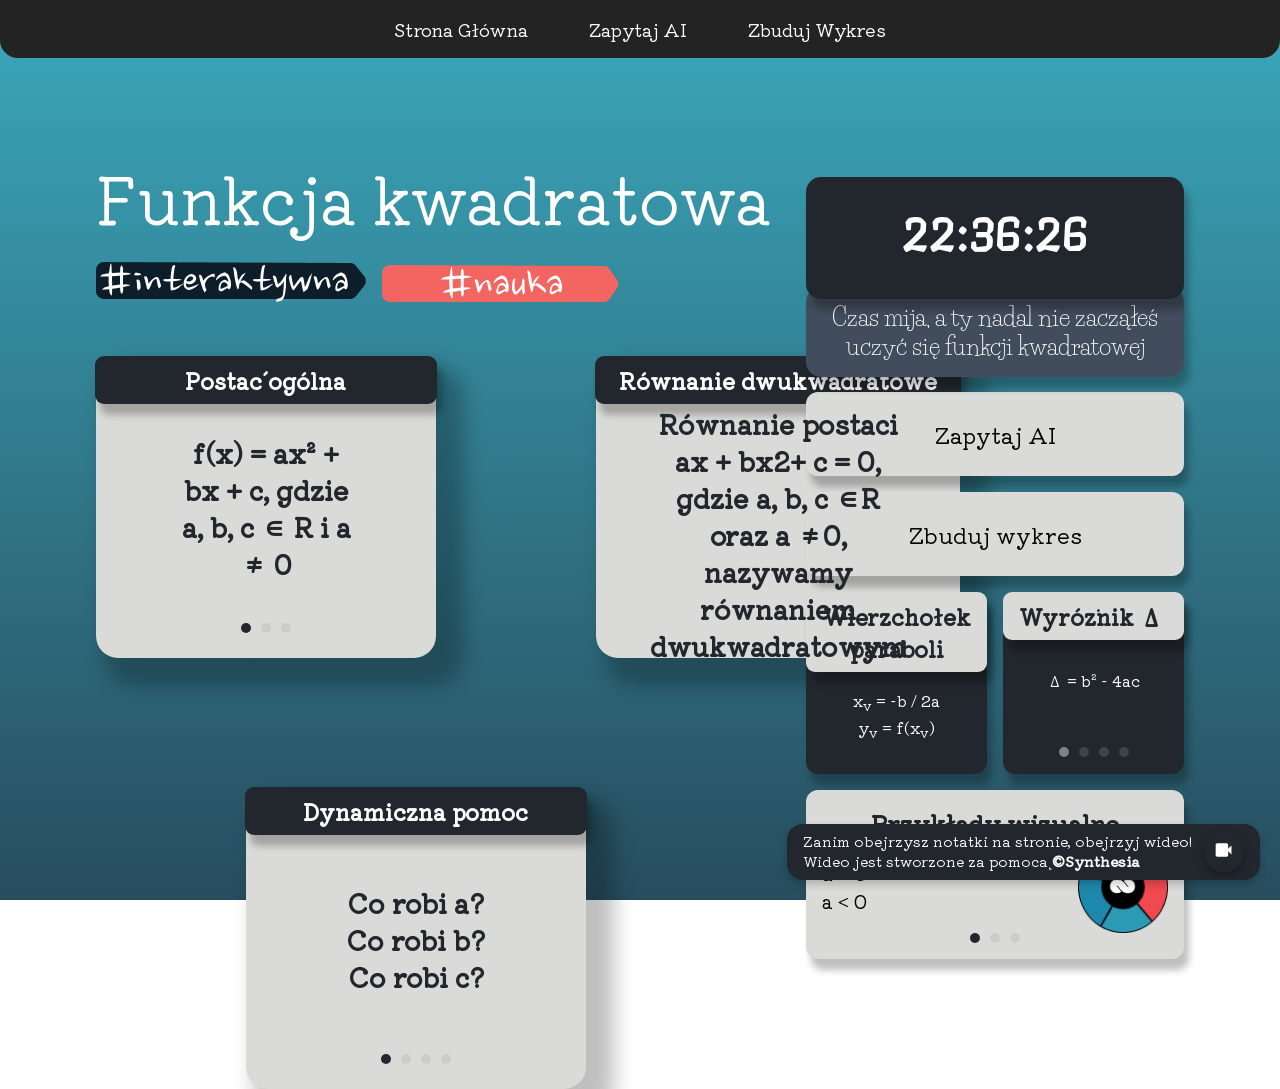
<file: Project_JS_HTML/index.html>
<!DOCTYPE html>
<html lang="en">
<head>
    <meta charset="UTF-8">
    <meta name="viewport" content="width=device-width, initial-scale=1.0">
    <title>Project 1</title>
    <link rel="stylesheet" href="style.css">
    <script src="script.js"></script>
</head>
<body>
    <header class="header">
        <nav class="navbar">
            <div class="navbar_container">
                <ul class="navbar_links">
                    <li><a href="index.html">Strona Główna</a></li>
                    <li><a href="ai.html">Zapytaj AI</a></li>
                    <li><a href="graph.html">Zbuduj Wykres</a></li>
                </ul>
            </div>
        </nav>
    </header>
    <div class="main-title">Funkcja kwadratowa</div>
    <div class="tags">
        <img src="images/interaktywna.png" alt="#interaktywna">
        <img src="images/nauka.png" alt="#nauka">
    </div>

    <div class="container">
        
        <div class="box box-1">
            
            <h2 class="carousel-title active">Postać ogólna</h2>
            <h2 class="carousel-title">Postać kanoniczna</h2>
            <h2 class="carousel-title">Postać iloczynowa</h2>
            <div class="carousel-content">
                <p class="carousel-text active">f(x) = ax² + bx + c, gdzie a, b, c ∈ R i a ≠ 0</p>
                <p class="carousel-text">f(x)=a(x−p)²+q, gdzie a, p, q ∈ R i a ≠ 0</p>
                <p class="carousel-text">f(x)=a(x−x1)(x−x2), gdzie: a ≠ 0</p>
            </div>
            <div class="carousel">
                <span class="dot active" data-index="0"></span>
                <span class="dot" data-index="1"></span>
                <span class="dot" data-index="2"></span>
            </div>
        </div>

       
        <div class="box box-2">
            <h2>Równanie dwukwadratowe</h2>
            <p>Równanie postaci ax + bx2+ c = 0, gdzie a, b, c ∈R oraz a ≠0, nazywamy <b>równaniem dwukwadratowym</b></p>
            <div class="dots"></div>
        </div>

       
        <div class="box box-3">
            <h2 class="carousel-title active">Dynamiczna pomoc</h2>
            <h2 class="carousel-title">Co robi współczynnik a?</h2>
            <h2 class="carousel-title">Co robi współczynnik b?</h2>
            <h2 class="carousel-title">Co robi współczynnik c?</h2>
             <p class="carousel-text active">Co robi a?<br>Co robi b?<br>Co robi c?</p>
             <p class="carousel-text ">Współczynnik a decyduje o kształcie paraboli</p>
             <p class="carousel-text ">Współczynnik b określa położenie wierzchołka wzdłuż osi x</p>
             <p class="carousel-text ">Współczynnik c decyduje położenie paraboli wzdłuż osi y</p>
            <div class="carousel">
                <span class="dot active" data-index="0"></span>
                <span class="dot" data-index="1"></span>
                <span class="dot" data-index="2"></span>
                <span class="dot" data-index="3"></span>
            </div>
        </div>
    </div>

    <div class="containerRight">
        <div class="timer">
            <p class="timerClock">00:00</p>
        </div>
        <div class="timerUnderPanel">
            <p>Czas mija, a ty nadal nie zacząłeś uczyć się funkcji kwadratowej</p>
        </div>

       
        <div class="mini-panels">
           
                <button class="askAI" onclick="window.location.href='ai.html';">Zapytaj AI</button>
                <button class="buildGraph" onclick="window.location.href='graph.html';">Zbuduj wykres</button>
            
            
            <div class="center-panels">
                <div class="mini-panel vertex-panel">
                    <h2>Wierzchołek paraboli</h2>
                    <p>x<sub>v</sub> = -b / 2a<br>y<sub>v</sub> = f(x<sub>v</sub>)</p>
                </div>
                <div class="mini-panel delta-panel">
                    <h2>Wyróżnik Δ </h2>
                    <div class="carousel-content">
                        <p class="carousel-text active">Δ = b² - 4ac</p>
                        <p class="carousel-text">Δ > 0, dwa rozwiązania</p>
                        <p class="carousel-text">Δ = 0, jedno rozwiązanie</p>
                        <p class="carousel-text">Δ < 0, zero rozwiązań</p>
                    </div>
                  
                    <div class="carousel">
                        <span class="dot active" data-index="0"></span>
                        <span class="dot" data-index="1"></span>
                        <span class="dot" data-index="2"></span>
                        <span class="dot" data-index="3"></span>
                    </div>
                </div>
            </div>
        
            <div class="mini-panel visual-example-panel">
                <h2 class="carousel-title active">Przykłady wizualne</h2>
                <h2 class="carousel-title "> a > 0</h2>
                <h2 class="carousel-title "> a < 0</h2>
                <div class="content-wrapper">
                        <p class="carousel-text active">
                            a > 0<br>
                            a < 0
                        </p>
                        <p class="carousel-text" id="second">a > 0, to oznacza, że parabola jest otwarta w górę</p>
                        <p class="carousel-text" id="third">a < 0, to oznacza, że parabola jest otwarta w dół</p>
                        <img src="images/vector2.png" alt="Vector2" class="carousel-visual-example-image right active">
                        <img src="images/a_0.png" alt="Vector1" class="carousel-visual-example-image center">
                        <img src="images/a_01.png" alt="Vector3" class="carousel-visual-example-image center">
                </div>
                <div class="carousel">
                    <span class="dot active" data-index="0"></span>
                    <span class="dot" data-index="1"></span>
                    <span class="dot" data-index="2"></span>
                </div>
            </div>
        </div>
    
    </div>

    <div id="videoModal" class="modal">
        <div class="modal-content">
          <span class="close-button">&times;</span>
          <div style="position: relative; overflow: hidden; aspect-ratio: 1920/1080;">
            <iframe 
              src="https://share.synthesia.io/embeds/videos/bbd1e717-212d-42e6-9613-55087578c9a1" 
              loading="lazy" 
              title="Synthesia video player - Funkcja kwadratowa" 
              allowfullscreen 
              allow="encrypted-media; fullscreen;" 
              style="position: absolute; width: 100%; height: 100%; top: 0; left: 0; border: none; padding: 0; margin: 0; overflow:hidden;">
            </iframe>
          </div>
        </div>
      </div>
      

    <div class="video-hint">
        <div class="hint-text">
            Zanim obejrzysz notatki na stronie, obejrzyj wideo! <br />
            Wideo jest stworzone za pomocą <strong>&copySynthesia</strong>
        </div>
        <div class="video-icon">
          <button id="openVideo">
            <svg xmlns="http://www.w3.org/2000/svg" viewBox="0 0 24 24" fill="white" width="24px" height="24px">
              <path d="M17 10.5V6c0-1.1-.9-2-2-2H4c-1.1 0-2 .9-2 2v12c0 1.1.9 2 2 2h11c1.1 0 2-.9 2-2v-4.5l4 4v-11l-4 4z"/>
            </svg>
          </button>
        </div>
      </div>
      
</body>
</html>
</file>
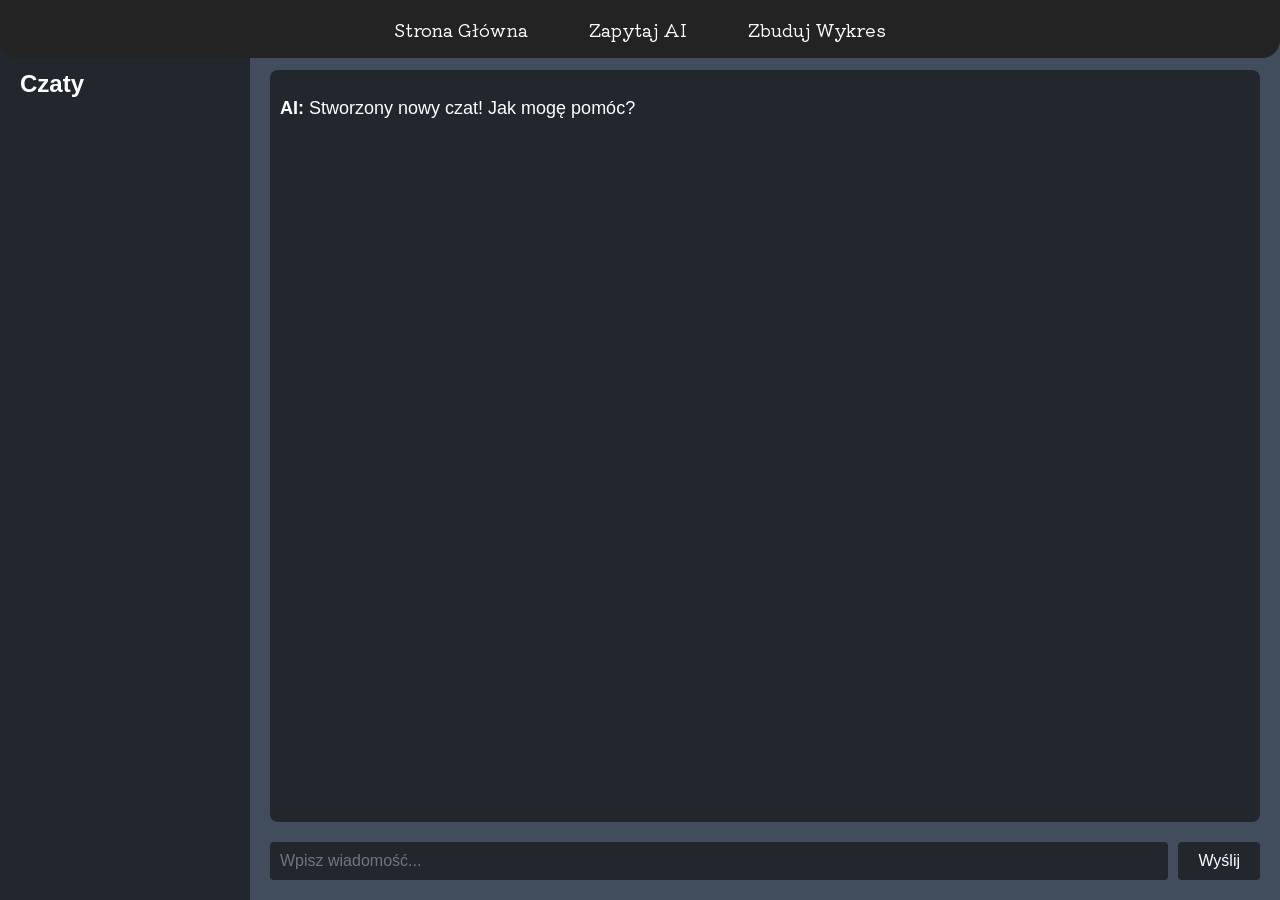
<file: Project_JS_HTML/ai.html>
<!DOCTYPE html>
<html lang="pl">
<head>
    <meta charset="UTF-8">
    <meta name="viewport" content="width=device-width, initial-scale=1.0">
    <title>AI Chat Bot</title>
    <link rel="stylesheet" href="style.css">
    <style>
        :root {
            --sidebar-close-btn: #ff6b6b;
            --sidebar-close-btn-hover: #ff4b4b;
            --chat-bg: #495057;
            --chat-bg-hover: #6c757d;
        }
        body {
            font-family: Arial, sans-serif;
            margin: 0;
            display: flex;
            height: 100vh;
            background-color: var(--main-bg-color);
        }
        .sidebar {
            width: 250px;
            background-color: var(--header-color);
            color:  var(--text-color);
            display: flex;
            flex-direction: column;
            padding: 20px;
            
        }
        .sidebar h2 {
            margin-top: 50px;
        }
       
        .sidebar .chat-list {
            flex: 1;
            overflow-y: auto;
            margin-top: 20px;
        }
        .sidebar .chat-item {
            display: flex;
            justify-content: space-between;
            align-items: center;
            padding: 10px;
            border-radius: 4px;
            background-color: var(--chat-bg);
            margin-bottom: 10px;
            cursor: pointer;
        }
        .sidebar .chat-item:hover {
            background-color: var(--chat-bg-hover);
        }
        .sidebar .chat-item button {
            background: none;
            border: none;
            color: var(--sidebar-close-btn);
            font-size: 18px;
            cursor: pointer;
        }
        .sidebar .chat-item button:hover {
            color: var(--sidebar-close-btn-hover);
        }
        .main-container {
            flex: 1;
            display: flex;
            flex-direction: column;
            justify-content: space-between;
            padding: 20px;
            background-color: var(--timer-under-panel);
        }
        .chat-container {
            flex: 1;
            overflow-y: auto;
            padding: 10px;
            border-radius: 8px;
            margin-bottom: 20px;
            background-color: var(--header-color);
            margin-top: 50px;
        }
        .chat-message {
            margin-bottom: 15px;
            color: var(--text-color);
        }
        .chat-message p {
            margin: 0 0 10px;
        }
        .input-container {
            display: flex;
            gap: 10px;
            
        }
        .input-container input {
            flex: 1;
            padding: 10px;
            border-radius: 4px;
            font-size: 16px;
            border: none;
            background-color: var(--header-color);
            color: var(--text-color);
        }

        input[type="text"]::selection{
            border: none;
        }
        .input-container button {
            background-color: var(--header-color);
            color:  var(--text-color);
            border: none;
            border-radius: 4px;
            padding: 10px 20px;
            cursor: pointer;
            font-size: 16px;
        }
        .chat-container p, p{
            color: var(--text-color);
            font-size: 1.125rem;
        }
        
    </style>
</head>
<body>
    <header class="header">
        <nav class="navbar">
            <div class="navbar_container">
                <ul class="navbar_links">
                    <li><a href="index.html">Strona Główna</a></li>
                    <li><a href="ai.html">Zapytaj AI</a></li>
                    <li><a href="graph.html">Zbuduj Wykres</a></li>
                </ul>
            </div>
        </nav>
    </header>

    <div class="sidebar">
        <h2>Czaty</h2>
        <div class="chat-list" id="chatList"></div>
    </div>
    <div class="main-container">
        <div id="chat" class="chat-container"><p><strong>AI:</strong> Stworzony nowy czat! Jak mogę pomóc?</p></div>
        <div class="input-container">
            <input type="text" id="userInput" placeholder="Wpisz wiadomość..." />
            <button onclick="sendMessage()">Wyślij</button>
        </div>
    </div>
    
    <script>
        const API_URL = "https://api-inference.huggingface.co/models/google/gemma-2-2b-it";
        const API_KEY = "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"; 
    
        let chatIndex = 0;
        const chatData = [];
    
        
        window.onload = function() {
            loadChats();
        };
    
        function updateChatList() {
            const chatList = document.getElementById('chatList');
            chatList.innerHTML = chatData.map(chat => `
                <div class="chat-item">
                    <span onclick="loadChat(${chat.id})">Czat ${chat.id}</span>
                    <button onclick="deleteChat(${chat.id})">&times;</button>
                </div>
            `).join('');
        }

       
    
       
    
        function saveChat() {
            localStorage.setItem('chats', JSON.stringify(chatData));
            
        }
    
        function loadChats() {
            const savedChats = JSON.parse(localStorage.getItem('chats') || '[]');
            chatData.splice(0, chatData.length, ...savedChats); 
            updateChatList();
            if (chatData.length > 0) {
                loadChat(chatData[0].id); 
            }
            
        }
    
        function loadChat(id) {
            const chat = chatData.find(chat => chat.id === id);
            if (chat) {
                document.getElementById('chat').innerHTML = chat.messages || '<p><strong>AI:</strong> Stworzony nowy czat! Jak mogę pomóc?</p>';
                chatIndex = id; 
            }
        }

        function deleteChat(id) {
            const chatIndex = chatData.findIndex(chat => chat.id === id);
                if (chatIndex !== -1) {
                    chatData.splice(chatIndex, 1);
                    updateChatList();
                    alert(`Czat ${id} został usunięty!`);
                    localStorage.clear();
                    document.getElementById('chat').innerHTML = chat.messages || '<p><strong>AI:</strong> Stworzony nowy czat! Jak mogę pomóc?</p>';
                }
        }
    
        async function sendMessage() {
            const userInput = document.getElementById('userInput').value.trim();
            const chatContainer = document.getElementById('chat');
    
            if (userInput === '') {
                alert('Wpisz wiadomość!');
                return;
            }
    
            
            const userMessage = document.createElement('div');
            userMessage.className = 'chat-message';
            userMessage.innerHTML = `<p><strong>Ty:</strong> ${userInput}</p>`;
            chatContainer.appendChild(userMessage);
    
            
            const aiLoadingMessage = document.createElement('div');
            aiLoadingMessage.className = 'chat-message';
            aiLoadingMessage.innerHTML = `<p><strong>AI:</strong> Myślę...</p>`;
            chatContainer.appendChild(aiLoadingMessage);
            chatContainer.scrollTop = chatContainer.scrollHeight;
    
            try {
                const response = await fetch(API_URL, {
                    method: "POST",
                    headers: {
                        Authorization: `Bearer ${API_KEY}`,
                        "Content-Type": "application/json"
                    },
                    body: JSON.stringify({
                        inputs: `Proszę odpowiedzieć na pytanie w języku polskim: ${userInput}`
                    })
                });
    
                if (!response.ok) {
                    throw new Error(`Błąd HTTP: ${response.status}`);
                }
    
                const result = await response.json();
                const aiResponse = Array.isArray(result) && result[0]?.generated_text 
                    ? result[0].generated_text.split('\n').map(line => `<p>${line}</p>`).join('') 
                    : "Przepraszam, nie mogłem przetworzyć twojego zapytania.";
    
                aiLoadingMessage.innerHTML = `<strong>AI:</strong>${aiResponse}`;
            } catch (error) {
                aiLoadingMessage.innerHTML = `<p><strong>AI:</strong> Błąd: ${error.message}</p>`;
            }
    
            document.getElementById('userInput').value = '';
            chatContainer.scrollTop = chatContainer.scrollHeight;
    
            
            const currentChat = chatData.find(chat => chat.id === chatIndex);
            if (currentChat) {
                currentChat.messages = chatContainer.innerHTML;
            } else {
                chatData.push({ id: chatIndex, messages: chatContainer.innerHTML });
            }
            saveChat();
        }
    </script>
</body>
</html>
</file>
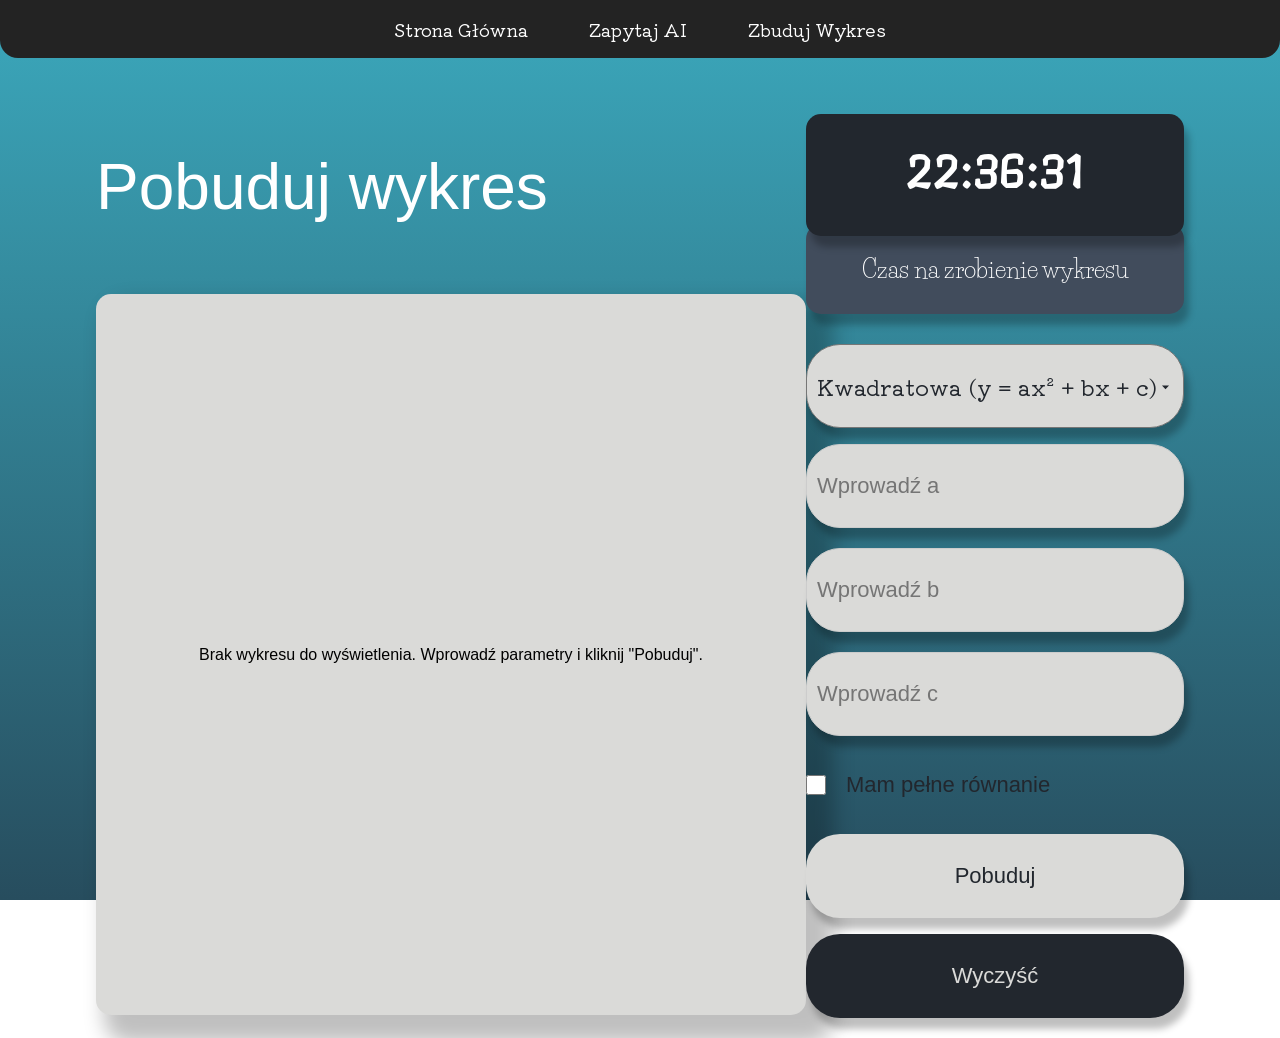
<file: Project_JS_HTML/graph.html>
<!DOCTYPE html>
<html lang="en">
<head>
    <meta charset="UTF-8">
    <meta name="viewport" content="width=device-width, initial-scale=1.0">
    <title>Graph of Quadratic and Linear Equations</title>
    <script src="https://cdn.plot.ly/plotly-latest.min.js"></script>
    <link rel="stylesheet" href="style.css">
    <script src="timer.js"></script>
    <style>

        body {
            display: flex;
            flex-direction: column;
            margin: 0;
            font-family: Arial, sans-serif;
        }

        .content {
            display: flex;
            justify-content: space-between;
            margin: 20px 96px;
        }

        #graph-container {
            width: 989px;
            height: 721px;
            border-radius: 15px;
            display: flex;
            align-items: center;
            justify-content: center;
            background-color: var(--box-bg-color);
            box-shadow: 18px 18px 19.7px 10px var(--shadow-color);
        }
        .hidden {
            display: none;
        }

        .form-container {
            display: flex;
            flex-direction: column;
            align-items: flex-start;
            gap: 16px;
            width: 378px;
            margin-left: auto;
            margin-top: 50px;
        }

        select, input[type="text"], button{
            width: 378px;
            height: 84px;
            font-size: 22px;
            border-radius: 34px;
            padding: 10px;
            box-sizing: border-box;

        }

        select {
            background-color: var(--box-bg-color);
            font-family: 'Kiwi Maru';
            color: var(--header-color);
            outline: none;
            transition: border-color 0.3s ease;
            appearance: none;
            background-image: url('data:image/svg+xml;utf8,<svg xmlns="http://www.w3.org/2000/svg" width="20" height="20" fill="%2322272E" viewBox="0 0 20 20"><path d="M5.25 8.75L10 13.5l4.75-4.75"/></svg>');
            background-repeat: no-repeat;
            background-position: right 10px center;
            background-size: 15px;
            box-shadow: 5px 11px 7.5px 0 var(--shadow-color);
        }

        select:focus {
            border-color: var(--header-color);
            color: var(--header-color);
            box-shadow: 5px 11px 7.5px 0 var(--shadow-color);
            
        }

         .buildBtn{
            background-color: var(--box-bg-color);
            color: var(--header-color);
            border: none;
            cursor: pointer;
            transition: transform 0.3s ease;
            box-shadow: 5px 11px 7.5px 0 var(--shadow-color);
        }

         .clearBtn{
            background-color: var(--header-color);
            color: var(--box-bg-color);
            border: none;
            cursor: pointer;
            transition: transform 0.3s ease;
            box-shadow: 5px 11px 7.5px 0 var(--shadow-color);
        }

        button:hover {
            transform: scale(1.1);
        }

        input[type="text"] {
            border: 1px solid #ccc;
            background-color: var(--box-bg-color);
            color: var(--header-color);
            margin-bottom: 20px;
            box-shadow: 5px 11px 7.5px 0 var(--shadow-color);
        }

        input[type="checkbox"] {
            margin: 0; 
            width: 20px; 
            height: 20px;
            cursor: pointer;
            order: -1;
            margin-right: 20px;
        }

        label {
            display: flex;
            align-items: center;
            justify-content: flex-end;
            font-size: 22px; 
            color: var(--header-color); 
        }


        .form-section {
            margin-bottom: 20px;
        }

        .containerRight {
            margin-bottom: 30px;
        }
       
    </style>
</head>
<body>
    <header class="header">
        <nav class="navbar">
            <div class="navbar_container">
                <ul class="navbar_links">
                    <li><a href="index.html">Strona Główna</a></li>
                    <li><a href="ai.html">Zapytaj AI</a></li>
                    <li><a href="graph.html">Zbuduj Wykres</a></li>
                </ul>
            </div>
        </nav>
    </header>

  
        <div class="main-title">Pobuduj wykres</div>
        <div class="containerRight">
            <div class="timer">
                <p class="timerClock">00:00</p>
            </div>
            <div class="timerUnderPanel">
                <p>Czas na zrobienie wykresu</p>
            </div>
                </div>
            


    <div class="content">
        <div id="graph-container">
            <p>Brak wykresu do wyświetlenia. Wprowadź parametry i kliknij "Pobuduj".</p>
        </div>
        <div class="form-container">
            <select id="equationType">
                <option value="quadratic">Kwadratowa (y = ax² + bx + c)</option>
                <option value="linear">Liniowa (y = mx + b)</option>
            </select>

            <div id="quadraticInputs">
                <input type="text" id="a" placeholder="Wprowadź a">
                <input type="text" id="b" placeholder="Wprowadź b">
                <input type="text" id="c" placeholder="Wprowadź c">
            </div>

           

            <div id="linearInputs" class="form-section hidden">
                <input type="text" id="m" placeholder="Wprowadź m">
                <input type="text" id="bLinear" placeholder="Wprowadź b">
            </div>

           

            <div id="fullEquationInput" class="form-section hidden">
                <input type="text" id="fullEquation" placeholder="np. y = 1x² - 2x + 1 lub np. y = 2x + 3">
            </div>

            <div class="form-section">
                <label>
                    <input type="checkbox" id="fullEquationCheckbox"> Mam pełne równanie 
                </label>
            </div>

            <button onclick="plotGraph()" class="buildBtn">Pobuduj</button>
            <button onclick="clearInputs()" class="clearBtn">Wyczyść</button>
        </div>
       
        
    </div>

    <script>
        const equationTypeSelect = document.getElementById('equationType');
        const fullEquationCheckbox = document.getElementById('fullEquationCheckbox');
        const quadraticInputs = document.getElementById('quadraticInputs');
        const linearInputs = document.getElementById('linearInputs');
        const fullEquationInput = document.getElementById('fullEquationInput');

        fullEquationCheckbox.addEventListener('change', () => {
            if (fullEquationCheckbox.checked) {
                quadraticInputs.classList.add('hidden');
                linearInputs.classList.add('hidden');
                fullEquationInput.classList.remove('hidden');
            } else {
                updateFormVisibility();
            }
        });

        equationTypeSelect.addEventListener('change', updateFormVisibility);

        function updateFormVisibility() {
            if (fullEquationCheckbox.checked) return;

            const selectedType = equationTypeSelect.value;

            if (selectedType === 'quadratic') {
                quadraticInputs.classList.remove('hidden');
                linearInputs.classList.add('hidden');
            } else {
                quadraticInputs.classList.add('hidden');
                linearInputs.classList.remove('hidden');
            }

            fullEquationInput.classList.add('hidden');
        }

        function clearInputs() {
            document.querySelectorAll('input[type="text"]').forEach(input => input.value = '');
            fullEquationCheckbox.checked = false;
            updateFormVisibility();
        }

        function plotGraph() {
            const graphContainer = document.getElementById('graph-container');
            graphContainer.innerHTML = ''; 

            const xValues = [];
            const yValues = [];
            let trace;

            if (fullEquationCheckbox.checked) {
                const fullEquation = document.getElementById('fullEquation').value;

                if (equationTypeSelect.value === 'quadratic') {
                    const coefficients = parseQuadraticEquation(fullEquation);
                    if (!coefficients) return;
                    const [a, b, c] = coefficients;

                    for (let x = -10; x <= 10; x += 0.1) {
                        xValues.push(x);
                        yValues.push(a * x * x + b * x + c);
                    }

                    trace = {
                        x: xValues,
                        y: yValues,
                        mode: 'lines',
                        type: 'scatter',
                        name: `y = ${a}x² + ${b}x + ${c}`,
                        line: { color: 'blue' }
                    };
                } else {
                    const coefficients = parseLinearEquation(fullEquation);
                    if (!coefficients) return;
                    const [m, b] = coefficients;

                    for (let x = -10; x <= 10; x += 0.1) {
                        xValues.push(x);
                        yValues.push(m * x + b);
                    }

                    trace = {
                        x: xValues,
                        y: yValues,
                        mode: 'lines',
                        type: 'scatter',
                        name: `y = ${m}x + ${b}`,
                        line: { color: 'red' }
                    };
                }
            } else {
                if (equationTypeSelect.value === 'quadratic') {
                    const a = parseFloat(document.getElementById('a').value) || 0;
                    const b = parseFloat(document.getElementById('b').value) || 0;
                    const c = parseFloat(document.getElementById('c').value) || 0;

                    for (let x = -10; x <= 10; x += 0.1) {
                        xValues.push(x);
                        yValues.push(a * x * x + b * x + c);
                    }

                    trace = {
                        x: xValues,
                        y: yValues,
                        mode: 'lines',
                        type: 'scatter',
                        name: `y = ${a}x² + ${b}x + ${c}`,
                        line: { color: 'blue' }
                    };
                } else {
                    const m = parseFloat(document.getElementById('m').value) || 0;
                    const b = parseFloat(document.getElementById('bLinear').value) || 0;

                    for (let x = -10; x <= 10; x += 0.1) {
                        xValues.push(x);
                        yValues.push(m * x + b);
                    }

                    trace = {
                        x: xValues,
                        y: yValues,
                        mode: 'lines',
                        type: 'scatter',
                        name: `y = ${m}x + ${b}`,
                        line: { color: 'red' }
                    };
                }
            }

            const layout = {
                title: 'Graph',
                xaxis: { title: 'x' },
                yaxis: { title: 'y' },
                showlegend: true
            };

            Plotly.newPlot(graphContainer, [trace], layout);
        }

        function parseQuadraticEquation(equation) {
            equation = equation.replace(/\s+/g, '');
            const regex = /(-?\d*\.?\d*)x\^2([+-]\d*\.?\d*)x([+-]\d*\.?\d*)/;
            const match = equation.match(regex);

            if (match) {
                const a = parseFloat(match[1]) || 1;
                const b = parseFloat(match[2]) || 0;
                const c = parseFloat(match[3]) || 0;
                return [a, b, c];
            } else {
                alert('Nieprawidłowy format równania kwadratowego. Proszę użyć „y = ax² + bx + c”.');
                return null;
            }
        }

        function parseLinearEquation(equation) {
            equation = equation.replace(/\s+/g, '');
            const regex = /(-?\d*\.?\d*)x([+-]\d*\.?\d*)/;
            const match = equation.match(regex);

            if (match) {
                const m = parseFloat(match[1]) || 1;
                const b = parseFloat(match[2]) || 0;
                return [m, b];
            } else { 
                alert('Nieprawidłowy format równania liniowego. Proszę użyć „y = mx + b”.');
                return null;
            }
        }
    </script>
</body>
</html>
</file>
<file: Project_JS_HTML/style.css>
@import url('https://fonts.googleapis.com/css2?family=Italiana&family=Kiwi+Maru&display=swap');
@import url('https://fonts.googleapis.com/css2?family=Langar&display=swap');
@import url('https://fonts.googleapis.com/css2?family=Life+Savers:wght@400;700;800&display=swap');

:root {
    --main-bg-color: linear-gradient(180deg, rgba(59, 168, 188, 1) 0%, rgba(39, 77, 94, 1) 100%);
    --navbar-bg-color: #232323;
    --box-bg-color: #DADAD8;
    --text-color: #FFFFFF;
    --header-color: #22272E;
    --shadow-color: rgba(0, 0, 0, 0.25);
    --close-btn: #333;
    --close-hover-btn: rgb(255, 0, 0);
    --timer-under-panel: #414C5C;
    --carousel-light: #dedede29;
    --carousel-light-active: #ffffff6c;
}

body {
    font-family: 'Kiwi Maru', sans-serif;
    padding: 0;
    margin: 0;
    background: var(--main-bg-color);
    background-attachment: fixed; 
    background-repeat: no-repeat; 
    background-size: cover; 
}

* {
    box-sizing: border-box;
}

.navbar {
    background-color: var(--navbar-bg-color);
    position: absolute; 
    top: 0;
    width: 100%;
    z-index: 1000; 
    text-align: center;
    padding: 1rem 0;
    border-bottom-left-radius: 18px;
    border-bottom-right-radius: 18px;
}

.navbar_container {
    display: flex;
    align-items: center;
    justify-content: space-between; 
    padding: 0 2rem; 
}

.navbar_links {
    margin: 0 auto;
    padding: 0;
    text-align: center; 
}

.navbar_links ul {
    list-style-type: none;
    padding: 0;
    display: flex;
    text-align: center;
}

.navbar_links li {
    margin-right: 57px; 
    font-size: 1.125rem; /* 18px */
    font-family: "Kiwi Maru", cursive; 
    display: inline;
}

.navbar_links li:last-child {
    margin-right: 0; 
}

.navbar_links li a {
    text-decoration: none;
    position: relative;
    color: var(--text-color); 
    transition: color 0.3s ease; 
}

.navbar_links li a:hover {
    color: #FFD700; 
}

.main-title {
    margin-top: 150px;
    margin-left: 96px;
    margin-bottom: 20px;
    font-size: 4rem; /* 64px */
    color: var(--text-color);
}

.tags {
    margin-left: 96px;
}

.tags img {
    margin-right: 10px;
}

.container {
    position: relative;
    width: 800px;
    margin-left: 96px;
}

.box {
    position: absolute;
    padding: 15px;
    background: var(--box-bg-color);
    border-radius: 22px;
    box-shadow: 18px 18px 19.7px 10px var(--shadow-color);
    text-align: center;
}

.box h2 {
    background-color: var(--header-color); 
    color: var(--text-color); 
    font-size: 1.375rem; /* 22px */
    margin: -16px -16px 12px -16px; 
    padding: 8px;
    border-radius: 9px;
    text-align: center;
    box-shadow: 5px 11px 7.5px 0 var(--shadow-color);
}

.box img {
    max-width: 80%;
    height: auto;
    margin-bottom: 16px;
}

.box p {
    position: absolute; 
    top: 50%; 
    left: 50%; 
    transform: translate(-50%, -50%); 
    color: var(--header-color); 
    font-size: 1.625rem; /* 26px */
    font-weight: bold;
    z-index: 2;
    pointer-events: none; 
}

.line {
    position: absolute;
    background: black;
}

.box-1 {
    top: 50px;
    left: 0;
    width: 340px;
    height: 301px;
}

.box-2 {
    top: 50px;
    left: 500px;
    width: 364px;
    height: 301px;
}

.box-3 {
    top: 481px;
    left: 150px;
    width: 340px;
    height: 301px;
}

.containerRight {
    display: flex;
    flex-direction: column;
    position: relative;
    margin-left: 96px;
}

.timer {
    background: var(--header-color);
    color: var(--text-color);
    border-radius: 15px;
    text-align: center;
    padding: 16px;
    box-shadow: 5px 11px 7.5px 0 var(--shadow-color);
    width: 378px;
    height: 122px;
    position: absolute; 
    top: -130px; 
    right: 96px; 
    display: flex;
    flex-direction: column;
    justify-content: center; 
    align-items: center;
    z-index: 10;
    font-family: "Langar", cursive;
    font-size: 3rem; /* 48px */
}

.timer h2 {
    font-size: 2.25rem; /* 36px */
    margin: 0;
}

.timerUnderPanel {
    background: var(--timer-under-panel); 
    border-radius: 15px;
    box-shadow: 5px 11px 7.5px 0 var(--shadow-color);
    padding: 16px;
    width: 378px; 
    height: 90px;
    top: -20px;
    position: absolute;
    right: 96px;
    display: flex;
    justify-content: center; 
    align-items: center;
    text-align: center;
    z-index: 9; 
    font-family: "Life Savers", cursive;
    font-size: 1.5rem; /* 24px */
    color: var(--text-color);
}

.mini-panels {
    position: absolute; 
    top: 85px;
    right: 96px; 
    display: flex;
    flex-direction: column;
    gap: 16px; 
    justify-content: flex-end; 
    align-items: flex-end;
}

.mini-panel {
    background-color: var(--box-bg-color);
    border-radius: 12px;
    box-shadow: 5px 11px 7.5px 0 var(--shadow-color);
    padding: 16px;
    text-align: center;
    width: 378px; 
}

.mini-panel h2 {
    color: var(--header-color);
    margin: 0 auto;
}

.center-panels {
    display: flex; 
    justify-content: center; 
    gap: 16px;
    width: 378px;
}

.delta-panel, .vertex-panel {
    background-color: var(--header-color);
}

.delta-panel h2, .vertex-panel h2 {
    background-color: var(--box-bg-color); 
    color: var(--header-color); 
    font-size: 1.375rem; /* 22px */
    margin: -16px -16px 12px -16px; 
    padding: 8px;
    border-radius: 9px;
    text-align: center;
    box-shadow: 5px 11px 7.5px 0 var(--shadow-color);
}

.delta-panel p, .vertex-panel p {
    color: var(--text-color);
}

.askAI, .buildGraph {
    background-color: var(--box-bg-color);
    border-radius: 12px;
    box-shadow: 5px 11px 7.5px 0 var(--shadow-color);
    text-align: center;
    width: 378px; 
    height: 84px;
    font-family: "Kiwi Maru",sans-serif;
    font-size: 22px;
    border: none;
    transition: transform 0.3s ease;
    cursor: pointer;
}

.askAI:hover, .buildGraph:hover {
    transform: scale(1.1);
}

.ai-panel:hover{
    background-color: var(--box-bg-color);
}
.carousel-title.active {
    opacity: 1;
    position: relative;
}

.carousel-title {
    position: absolute; 
    left: 55%; 
    transform: translateX(-50%); 
    text-align: center;
    opacity: 0; 
    transition: opacity 0.7s ease;
}
.carousel-content {
    display: flex;
    flex-direction: column;
    justify-content: center;
    align-items: center;
}

.carousel-text {
    opacity: 0;
    position: absolute;
    transition: opacity 0.5s ease;
}

.carousel-text.active {
    opacity: 1;
    position: absolute;
    margin: 0 auto;
}

.carousel {
    display: flex;
    justify-content: center;
    align-items: flex-end;
    height: 80%; 
    margin-top: 0; 
}

.carousel .dot {
    width: 10px;
    height: 10px;
    margin: 0 5px;
    background-color: #ccc;
    border-radius: 50%;
    cursor: pointer;
    transition: background-color 0.3s ease;
}

.carousel .dot.active {
    background-color: var(--header-color);
}

.content-wrapper {
    display: flex; 
    justify-content: space-between; 
    align-items: center; 
    gap: 16px; 
    width: 100%; 
    font-size: 1.2rem;
}

.content-wrapper  img{
    max-width: 90px; 
    height: auto; 
    margin-left: auto;
}


.video-hint {
    position: fixed;
    bottom: 20px;
    right: 20px;
    display: flex;
    align-items: center;
    background-color: var(--header-color);
    color: var(--text-color);
    border-radius: 16px;
    box-shadow: 0 4px 8px rgba(0, 0, 0, 0.2);
    padding: 8px 16px;
    font-size: 14px;
    z-index: 1000;
  }
  
  .hint-text {
    margin-right: 12px;
    line-height: 1.4;
  }
  
  .video-icon {
    background-color: var(--header-color);
    border-radius: 50%;
    width: 40px;
    height: 40px;
    display: flex;
    align-items: center;
    justify-content: center;
    box-shadow: 0 4px 8px rgba(0, 0, 0, 0.3);
    cursor: pointer;
    transition: transform 0.3s ease, background-color 0.3s ease;
  }
  
  .video-icon:hover {
    background-color: #444;
    transform: scale(1.1);
  }
  
  .video-icon svg {
    fill: var(--text-color);
    width: 20px;
    height: 20px;
  }
  
.video-icon button {
    all: unset;
    cursor: pointer;
}

  

.modal {
    display: none; 
    position: fixed;
    z-index: 1000;
    left: 0;
    top: 0;
    width: 100%;
    height: 100%;
    background-color: rgba(0, 0, 0, 0.8); 
}
  
.modal-content {
    position: relative;
    margin: 10% auto;
    padding: 0;
    width: 80%; 
    max-width: 960px; 
    background-color: var(--box-bg-color); 
    border-radius: 12px;
    box-shadow: 0px 4px 15px rgba(0, 0, 0, 0.5);
}
  
.close-button {
    position: absolute;
    top: 10px;
    right: 16px;
    font-size: 24px;
    font-weight: bold;
    color: var(--close-btn);
    cursor: pointer;
    z-index: 1000;
}
  
.close-button:hover {
    color: var(--close-hover-btn);
}
  
.delta-panel .carousel{
    height: 70%;
}
.delta-panel .carousel .dot {
   background-color: var(--carousel-light);
}

.delta-panel .carousel .dot.active {
    background-color: var(--carousel-light-active);
}

.delta-panel .carousel-content{
    display: flex;
    flex-direction: column;
    justify-content: flex-start;
    align-items: center;
}

.delta-panel .carousel-text.active{
    margin: revert;
}

.carousel-visual-example-image{
    position: absolute; 
    right: 0; 
    transform: translateX(100%); 
    transition: all 0.5s ease; 
    opacity: 0;
   
}

.carousel-visual-example-image.active{
    opacity: 1; 
    position: static; 
    transform: translateX(0); 
}

#second, #third.carousel-text.active{
    right: 25%;
}

.visual-example-panel .carousel-title.active{
    left: 50%
}
</file>
